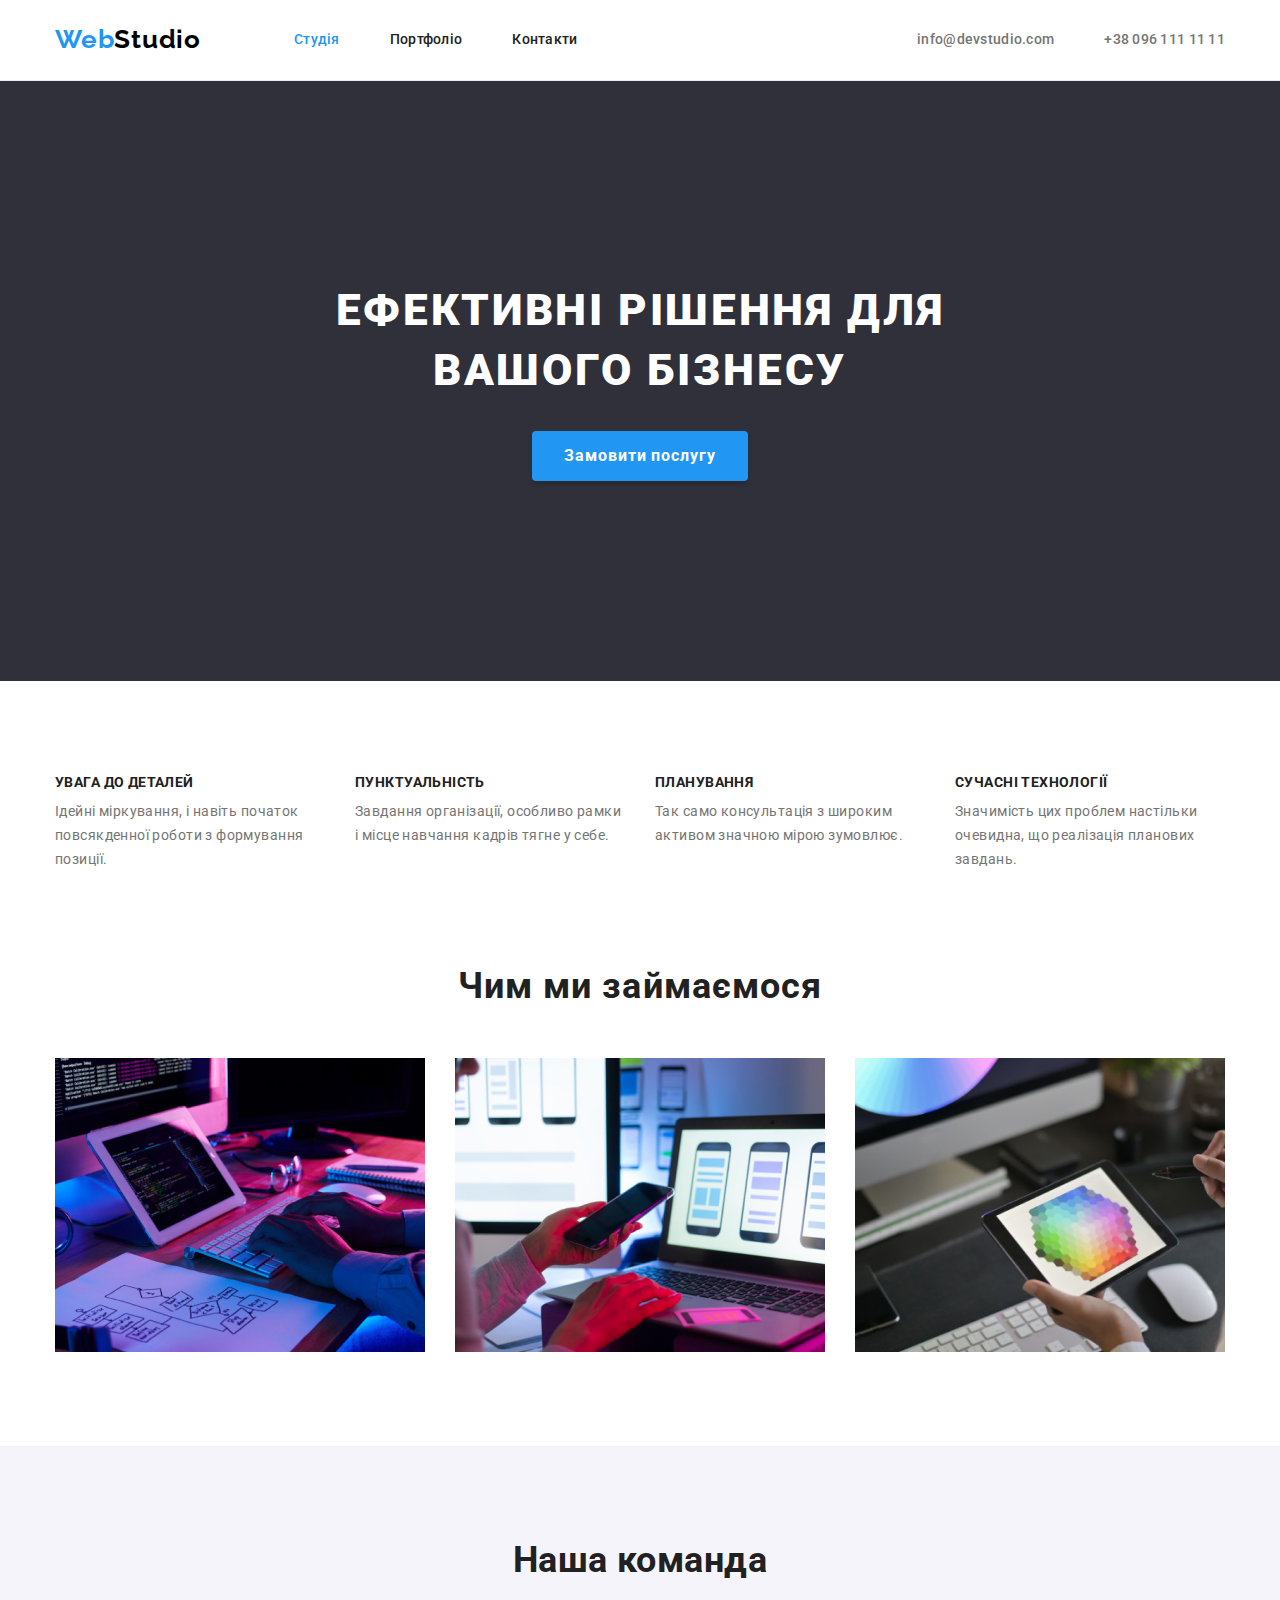
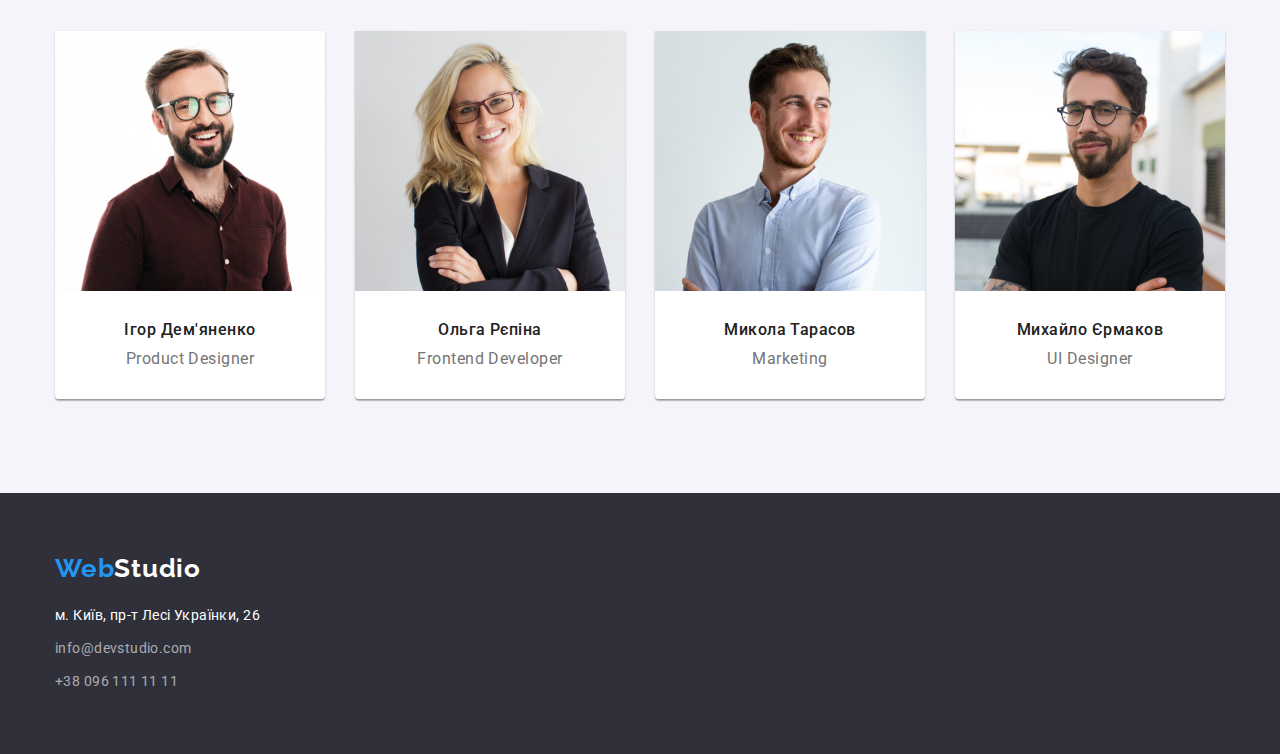
<file: index.html>
<!DOCTYPE html>
<html lang="uk">
  <head>
    <meta charset="UTF-8" />
    <meta http-equiv="X-UA-Compatible" content="IE=edge" />
    <meta name="viewport" content="width=device-width, initial-scale=1.0" />
    <title>Студія</title>
    <link rel="preconnect" href="https://fonts.googleapis.com" />
    <link rel="preconnect" href="https://fonts.gstatic.com" crossorigin />
    <link
      href="https://fonts.googleapis.com/css2?family=Oleo+Script&family=Raleway:wght@700&family=Roboto:wght@400;500;700;900&display=swap"
      rel="stylesheet" />
    <link
      rel="stylesheet"
      href="https://cdnjs.cloudflare.com/ajax/libs/modern-normalize/1.1.0/modern-normalize.min.css" />
    <link rel="stylesheet" href="./css/styles.css" />
  </head>
  <body>
    <!-- Шапка -->
    <header class="page-header">
      <div class="container nav-part">
        <a href="./index.html" lang="en" class="logo"
          >Web <span class="logo-part">Studio</span></a
        >
        <nav class="main-nav">
          <ul class="main-nav list">
            <li><a href="./index.html" class="link current">Студія</a></li>
            <li><a href="./portfolio.html" class="link">Портфоліо</a></li>
            <li><a href="./" class="link">Контакти</a></li>
          </ul>
        </nav>
        <ul class="nav-adress">
          <li class="list-item">
            <a href="mailto:info@devstudio.com" class="adress-link"
              >info@devstudio.com</a
            >
          </li>
          <li class="list-item">
            <a href="tel:+380961111111" class="adress-link"
              >+38 096 111 11 11</a
            >
          </li>
        </ul>
      </div>
    </header>
    <!-- Мейн -->
    <main>
      <!-- Герой -->
      <section class="hero">
        <h1 class="hero-title">Ефективні рішення для вашого бізнесу</h1>
        <button type="button" class="buttons">Замовити послугу</button>
      </section>
      <!-- Особливості -->
      <section class="section features">
        <div class="container">
          <h2 class="title hide">Особливості</h2>
          <ul class="features-list">
            <li class="list-items">
              <h3 class="features-title">УВАГА ДО ДЕТАЛЕЙ</h3>
              <p class="features-text">
                Ідейні міркування, і навіть початок повсякденної роботи з
                формування позиції.
              </p>
            </li>
            <li class="list-items">
              <h3 class="features-title">ПУНКТУАЛЬНІСТЬ</h3>
              <p class="features-text">
                Завдання організації, особливо рамки і місце навчання кадрів
                тягне у себе.
              </p>
            </li>
            <li class="list-items">
              <h3 class="features-title">ПЛАНУВАННЯ</h3>
              <p class="features-text">
                Так само консультація з широким активом значною мірою зумовлює.
              </p>
            </li>
            <li class="list-items">
              <h3 class="features-title">СУЧАСНІ ТЕХНОЛОГІЇ</h3>
              <p class="features-text">
                Значимість цих проблем настільки очевидна, що реалізація
                планових завдань.
              </p>
            </li>
          </ul>
        </div>
      </section>
      <!-- Заняття -->
      <section class="section speciality">
        <div class="container">
          <h2 class="title">Чим ми займаємося</h2>
          <ul class="speciality-list">
            <li class="list-items">
              <img
                src="./images/img-1.jpg"
                alt="Робочий простір з клавіатурою та планшетом"
                width="370"
                height="294" />
            </li>
            <li class="list-items">
              <img
                src="./images/img-2.jpg"
                alt="Робочий простір з ноутбуком"
                width="370"
                height="294" />
            </li>
            <li class="list-items">
              <img
                src="./images/img-3.jpg"
                alt="Робочий простір з планшетом"
                width="370"
                height="294" />
            </li>
          </ul>
        </div>
      </section>
      <!-- Команда -->
      <section class="section team">
        <div class="container">
          <h2 class="title">Наша команда</h2>
          <ul class="team-list">
            <li class="card">
              <img
                class="card-img"
                src="./images/photo-1.jpg"
                alt="Хлопець у окулярах"
                width="270"
                height="260" />
              <div class="card-box">
                <h3 class="card-title">Ігор Дем'яненко</h3>
                <p lang="en" class="card-text">Product Designer</p>
              </div>
            </li>
            <li class="card">
              <img
                class="card-img"
                src="./images/photo-2.jpg"
                alt="Дівчина у окулярах"
                width="270"
                height="260" />
              <div class="card-box">
                <h3 class="card-title">Ольга Рєпіна</h3>
                <p lang="en" class="card-text">Frontend Developer</p>
              </div>
            </li>
            <li class="card">
              <img
                class="card-img"
                src="./images/photo-3.jpg"
                alt="Хлопець у окулярах"
                width="270"
                height="260" />
              <div class="card-box">
                <h3 class="card-title">Микола Тарасов</h3>
                <p lang="en" class="card-text">Marketing</p>
              </div>
            </li>
            <li class="card">
              <img
                class="card-img"
                src="./images/photo-4.jpg"
                alt="Хлопець"
                width="270"
                height="260" />
              <div class="card-box">
                <h3 class="card-title">Михайло Єрмаков</h3>
                <p lang="en" class="card-text">UI Designer</p>
              </div>
            </li>
          </ul>
        </div>
      </section>
    </main>
    <!-- Футер -->
    <footer class="footer">
      <div class="container">
        <a href="./index.html" lang="en" class="logo"
          >Web <span class="logo-part">Studio</span></a
        >
        <address class="foot-adress">
          <ul class="list">
            <li class="list-items">
              <a href="https://cutt.ly/y0VWYcR" class="adress-link"
                ><p>м. Київ, пр-т Лесі Українки, 26</p></a
              >
            </li>
            <li class="list-items">
              <a href="mailto:info@devstudio.com" class="foot-link"
                >info@devstudio.com</a
              >
            </li>
            <li class="list-items">
              <a href="tel:+380961111111" class="foot-link"
                >+38 096 111 11 11</a
              >
            </li>
          </ul>
        </address>
      </div>
    </footer>
  </body>
</html>
</file>
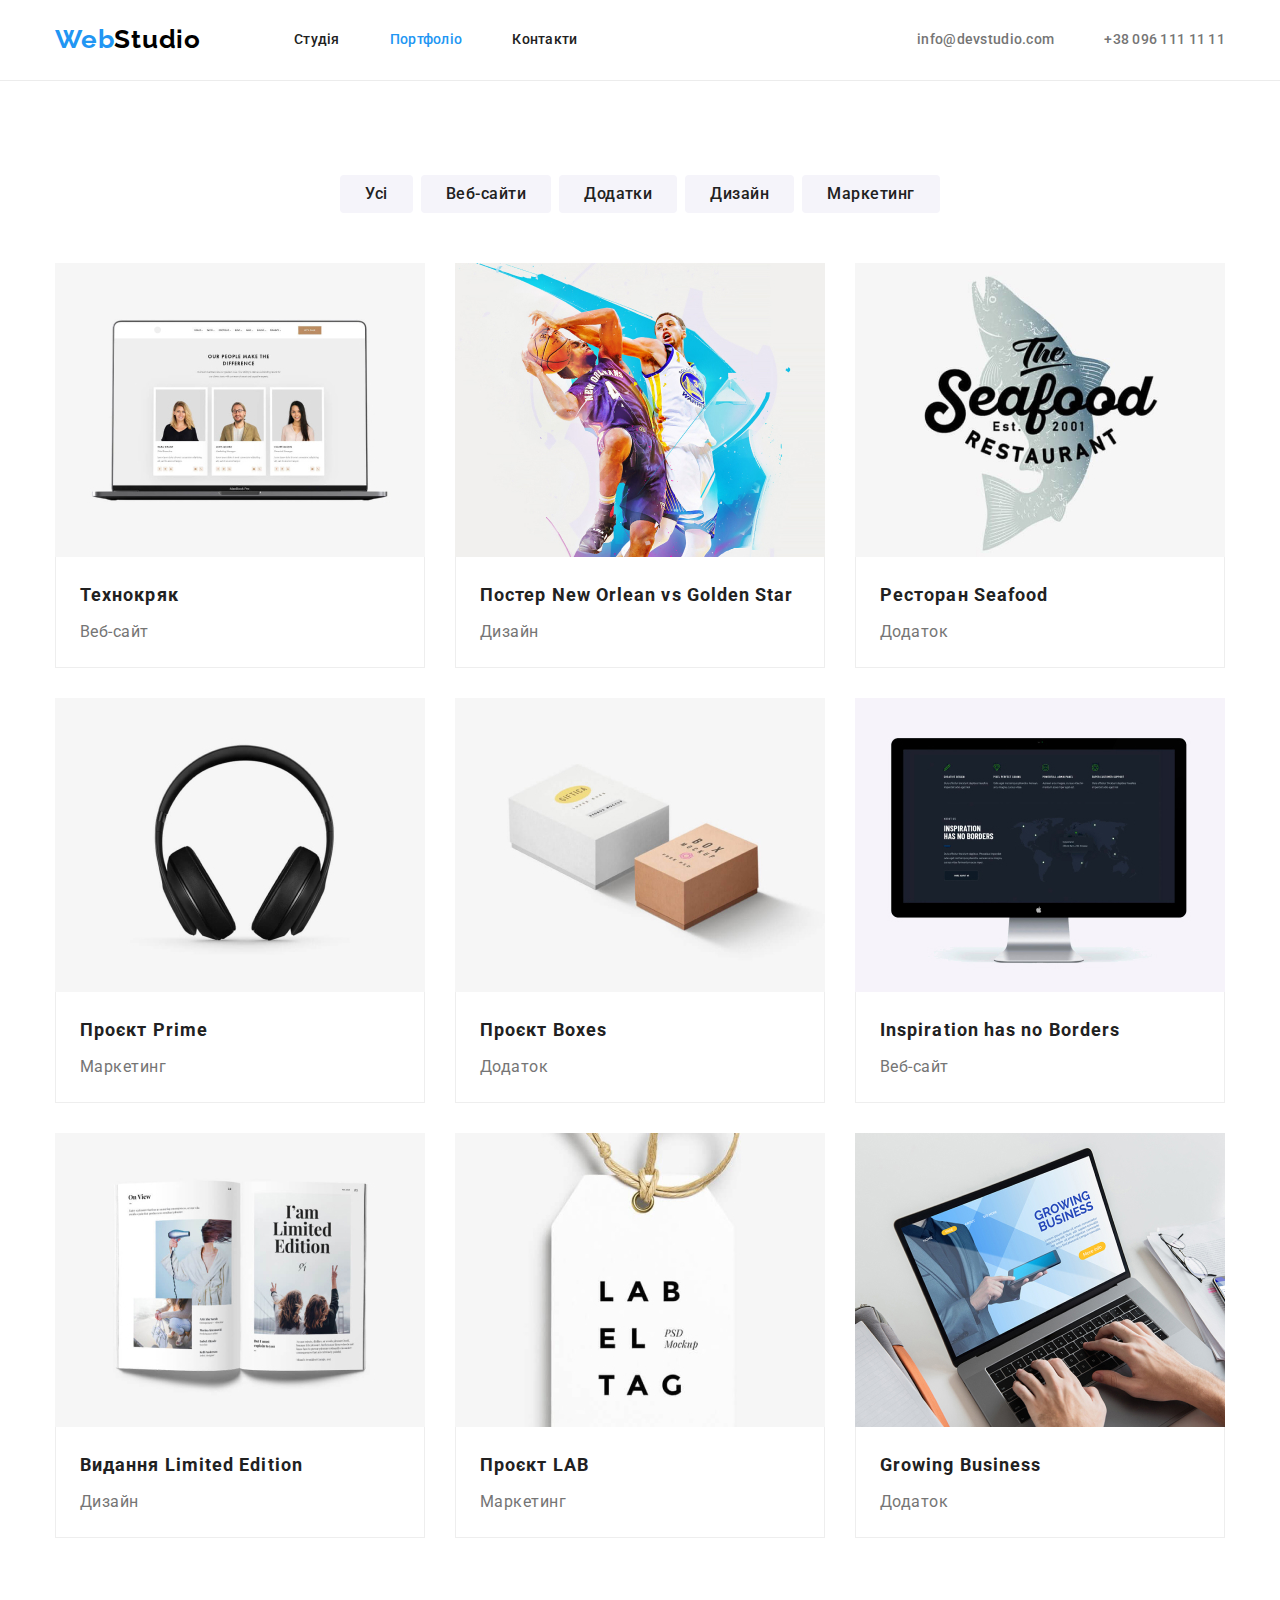
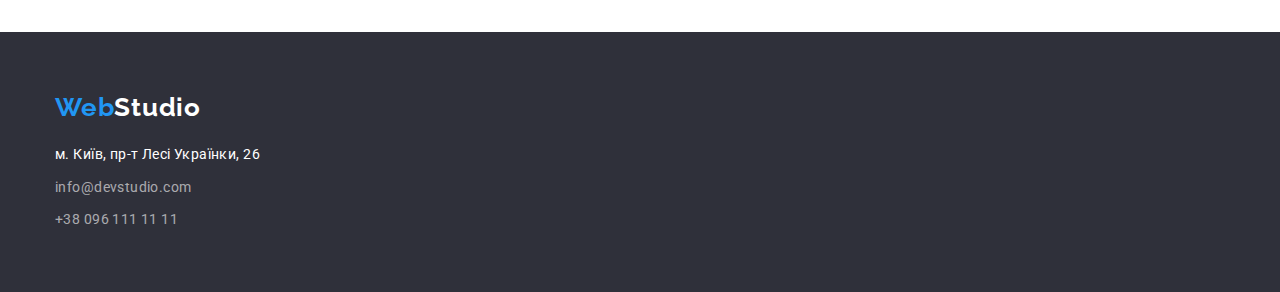
<file: portfolio.html>
<!DOCTYPE html>
<html lang="uk">
  <head>
    <meta charset="UTF-8" />
    <meta http-equiv="X-UA-Compatible" content="IE=edge" />
    <meta name="viewport" content="width=device-width, initial-scale=1.0" />
    <title>Портфоліо</title>
    <link rel="preconnect" href="https://fonts.googleapis.com" />
    <link rel="preconnect" href="https://fonts.gstatic.com" crossorigin />
    <link
      href="https://fonts.googleapis.com/css2?family=Oleo+Script&family=Raleway:wght@700&family=Roboto:wght@400;500;700;900&display=swap"
      rel="stylesheet" />
    <link
      rel="stylesheet"
      href="https://cdnjs.cloudflare.com/ajax/libs/modern-normalize/1.1.0/modern-normalize.min.css" />
    <link rel="stylesheet" href="./css/styles.css" />
  </head>
  <body>
    <!-- Шапка -->
    <header class="page-header">
      <div class="container nav-part">
        <a href="./index.html" lang="en" class="logo"
          >Web <span class="logo-part">Studio</span></a
        >
        <nav class="main-nav">
          <ul class="main-nav list">
            <li><a href="./index.html" class="link">Студія</a></li>
            <li>
              <a href="./portfolio.html" class="link current">Портфоліо</a>
            </li>
            <li><a href="./" class="link">Контакти</a></li>
          </ul>
        </nav>
        <ul class="nav-adress">
          <li class="list-item">
            <a href="mailto:info@devstudio.com" class="adress-link"
              >info@devstudio.com</a
            >
          </li>
          <li class="list-item">
            <a href="tel:+380961111111" class="adress-link"
              >+38 096 111 11 11</a
            >
          </li>
        </ul>
      </div>
    </header>
    <!-- Портфоліо -->
    <main>
      <section class="portfolio section">
        <div class="container">
          <h1 class="title hide">Портфоліо</h1>
          <!-- Фільтри -->
          <ul class="filter-group">
            <li class="filter-items">
              <button type="button" class="buttons filter">Усі</button>
            </li>
            <li class="filter-items">
              <button type="button" class="buttons filter">Веб-сайти</button>
            </li>
            <li class="filter-items">
              <button type="button" class="buttons filter">Додатки</button>
            </li>
            <li class="filter-items">
              <button type="button" class="buttons filter">Дизайн</button>
            </li>
            <li class="filter-items">
              <button type="button" class="buttons filter">Маркетинг</button>
            </li>
          </ul>
          <!-- Картки -->
          <ul class="cards">
            <li class="cards-list">
              <a href=""
                ><img
                  src="./images/port-img-1.jpg"
                  alt="Ноутбук"
                  width="370"
                  height="294" />
                <div class="card-bbox">
                  <h3 class="card-title">Технокряк</h3>
                  <p class="card-text">Веб-сайт</p>
                </div>
              </a>
            </li>
            <li class="cards-list">
              <a href=""
                ><img
                  src="./images/port-img-2.jpg"
                  alt="Два гравця у баскетбол"
                  width="370"
                  height="294" />
                <div class="card-bbox">
                  <h3 class="card-title">Постер New Orlean vs Golden Star</h3>
                  <p class="card-text">Дизайн</p>
                </div>
              </a>
            </li>
            <li class="cards-list">
              <a href=""
                ><img
                  src="./images/port-img-3.jpg"
                  alt="Логотип ресторану"
                  width="370"
                  height="294" />
                <div class="card-bbox">
                  <h3 class="card-title">Ресторан Seafood</h3>
                  <p class="card-text">Додаток</p>
                </div>
              </a>
            </li>
            <li class="cards-list">
              <a href=""
                ><img
                  src="./images/port-img-4.jpg"
                  alt="Навушники"
                  width="370"
                  height="294" />
                <div class="card-bbox">
                  <h3 class="card-title">Проєкт Prime</h3>
                  <p class="card-text">Маркетинг</p>
                </div>
              </a>
            </li>
            <li class="cards-list">
              <a href=""
                ><img
                  src="./images/port-img-5.jpg"
                  alt="Дві коробки"
                  width="370"
                  height="294" />
                <div class="card-bbox">
                  <h3 class="card-title">Проєкт Boxes</h3>
                  <p class="card-text">Додаток</p>
                </div>
              </a>
            </li>
            <li class="cards-list">
              <a href=""
                ><img
                  src="./images/port-img-6.jpg"
                  alt="Монітор"
                  width="370"
                  height="294" />
                <div class="card-bbox">
                  <h3 class="card-title">Inspiration has no Borders</h3>
                  <p class="card-text">Веб-сайт</p>
                </div>
              </a>
            </li>
            <li class="cards-list">
              <a href=""
                ><img
                  src="./images/port-img-7.jpg"
                  alt="Книга"
                  width="370"
                  height="294" />
                <div class="card-bbox">
                  <h3 class="card-title">Видання Limited Edition</h3>
                  <p class="card-text">Дизайн</p>
                </div>
              </a>
            </li>
            <li class="cards-list">
              <a href=""
                ><img
                  src="./images/port-img-8.jpg"
                  alt="Бірка"
                  width="370"
                  height="294" />
                <div class="card-bbox">
                  <h3 class="card-title">Проєкт LAB</h3>
                  <p class="card-text">Маркетинг</p>
                </div>
              </a>
            </li>
            <li class="cards-list">
              <a href=""
                ><img
                  src="./images/port-img-9.jpg"
                  alt="Робочий простір з ноутбуком"
                  width="370"
                  height="294" />
                <div class="card-bbox">
                  <h3 class="card-title">Growing Business</h3>
                  <p class="card-text">Додаток</p>
                </div>
              </a>
            </li>
          </ul>
        </div>
      </section>
    </main>
    <!-- Футер -->
    <footer class="footer">
      <div class="container">
        <a href="./index.html" lang="en" class="logo"
          >Web <span class="logo-part">Studio</span></a
        >
        <address class="foot-adress">
          <ul class="list">
            <li class="list-items">
              <a href="https://cutt.ly/y0VWYcR" class="adress-link"
                ><p>м. Київ, пр-т Лесі Українки, 26</p></a
              >
            </li>
            <li class="list-items">
              <a href="mailto:info@devstudio.com" class="foot-link"
                >info@devstudio.com</a
              >
            </li>
            <li class="list-items">
              <a href="tel:+380961111111" class="foot-link"
                >+38 096 111 11 11</a
              >
            </li>
          </ul>
        </address>
      </div>
    </footer>
  </body>
</html>
</file>
<file: css/styles.css>
:root{
    --acsent-color: #2196F3;
    --main-bg-color: #FFFFFF;
    --buttons-bg: #F5F4FA;
    --bg-dark-color: #2F303A;
    --bg-grey-color: #F5F4FA;
    --main-color: #212121;
    --second-color: #757575;
    --white-color: #FFFFFF;
    --footer-alfa-color: rgba(255, 255, 255, 0.6);
}
img{
    display: block;
}
ul, p, li{
    list-style-type: none;
    margin-top: 0;
    margin-bottom: 0;
    padding: 0;
}
a {
    text-decoration: none;
}
.title.hide{
    display: none;
}
body{
    background: var(--main-bg-color);
    color: var(--main-color);
    font-family: Roboto, sans-serif;
    font-size: 14px;
    line-height: 1.7;
    letter-spacing: 0.03em;
}
.buttons{
    font-family: inherit;
    background: var(--acsent-color);
    border: none;
    color: var(--white-color);
    cursor: pointer;
    letter-spacing: 0.06em;
    line-height: 1.87;
    font-size: 16px;
    font-weight: 700;

    border-radius: 4px;
    padding: 10px 32px;
}
.buttons:hover,
.buttons:focus{
    background: #188CE8;
    color: var(--white-color);
}
.buttons.filter{
    background: var(--buttons-bg);
    border: none;
    color: var(--main-color);
    letter-spacing: 0.03em;
    line-height: 1.62;
    font-weight: 500;

    padding: 6px 22px;
}
.buttons.filter:first-child{
    padding-right: 25px;
    padding-left: 25px;
}
.buttons.filter:hover,
.buttons.filter:focus{
    background: var(--acsent-color);
    border: none;
    color: var(--white-color);
    box-shadow: 0px 3px 1px rgba(0, 0, 0, 0.1), 0px 1px 2px rgba(0, 0, 0, 0.08), 0px 2px 2px rgba(0, 0, 0, 0.12);
}
.container{
    margin-left: auto;
    margin-right: auto;
    width: 1200px;
    padding-left: 15px;
    padding-right: 15px;
}
.section{
    padding-top: 94px;
    padding-bottom: 94px;
}
/* Шапка */
.page-header{
    background: var(--white-color);
    letter-spacing: 0.02em;
    line-height: 1.14;

    border-bottom: 1px solid #ECECEC;;
    margin: 0;
}

.page-header .container{
    display: flex;
}
.page-header .logo{
    font-family: Raleway, sans-serif;
    color: var(--acsent-color);
    font-size: 26px;
    font-weight: 700;
    letter-spacing: 0.03em;
    line-height: 1.2;
    text-decoration: none;

    display: flex;
}
.page-header .logo-part{
    color: #000000; 
    
    margin-right: 93px;
}
.nav-part{
    display: flex;
    align-items: center;
}
.main-nav.list > li:not(:last-child){
    margin-left: 0;
    margin-right: 50px;
}
.main-nav.list > li{
    display: block;
}
.main-nav.list{
    display: flex;
}
.main-nav{
    margin-right: auto;
}
.main-nav .link{
    color: var(--main-color);
    font-weight: 500;

    display: block;
    padding-top: 32px;
    padding-bottom: 32px;
}
.main-nav .link:hover,
.main-nav .link:focus{
    color: var(--acsent-color);
}
.link.current{
    color: var(--acsent-color);
}
.nav-adress{
    display:flex;
}
.nav-adress > li:not(:last-child){
    margin-left: 0;
    margin-right: 50px;
}
.nav-adress .adress-link{
    color: var(--second-color);
    font-weight: 500;
}

.nav-adress .adress-link:hover,
.nav-adress .adress-link:focus{
    color: var(--acsent-color)
}
/* Герой */
.hero{
    background: var(--bg-dark-color);
    text-align: center;
    padding-top: 200px;
    padding-bottom: 200px;
    padding-left: auto;
    padding-right: auto;
}
.hero .buttons{
    letter-spacing: 0.06em;
    line-height: 1.87;

    box-shadow: 0px 4px 4px rgba(0, 0, 0, 0.15);
}
.hero .hero-title{
    color: var(--white-color);
    text-transform: uppercase;
    font-size: 44px;
    line-height: 1.36;
    letter-spacing: 0.06em;
    font-weight: 900;
    
    margin-left: auto;
    margin-right: auto;
    margin-top: 0;
    margin-bottom: 30px;
    width: 696px;
}
/* Особливості */
.features-list{
    display: flex;
    justify-content: center;
}
.features-list .list-items{
    width: 270px;
    margin-left: 0;
    margin-right: 30px;
}
.features-list .list-items:last-child{
    margin-right: 0;
}
.features-title{
    text-transform: uppercase;
    font-size: inherit;
    line-height: 1.14;
    letter-spacing: 0.03em;

    margin-top: 0;
    margin-bottom: 10px;
}
.features .features-text{
    color: var(--second-color);
    margin-top: 0;
    margin-bottom: 0;
}
/* Заняття */
.speciality{
    padding-top: 0;
}
.speciality-list{
    display: flex;
    justify-content: center;
}
.speciality-list .list-items:not(:last-child){
    margin-left: 0;
    margin-right: 30px;
}
.speciality .title{
    font-size: 36px;
    text-align: center;
    line-height: 1.16;
    letter-spacing: 0.03em;

    margin-top: 0;
    margin-bottom: 50px;
}
/* Команда */
body .team{
    background: var(--bg-grey-color);
}
.team-list{
    display: flex;
    justify-content: center;
}
.team .title{
    text-align: center;
    font-size: 36px;
    line-height: 1.16;

    margin-top: 0;
    margin-bottom: 50px;
}

.card{
    font-size: 16px;
    line-height: 1.18;
    text-align: center;

    margin-left: 0;
    margin-right: 30px;
    border-radius: 0px 0px 4px 4px;
    box-shadow: 0px 1px 3px rgba(0, 0, 0, 0.12), 0px 1px 1px rgba(0, 0, 0, 0.14), 0px 2px 1px rgba(0, 0, 0, 0.2);
}
.card:last-child{
    margin-right: 0;
}
.card .card-title{
    font-size: inherit;
    font-weight: 500;
    letter-spacing: 0.03em;

    margin-top: 0;
    margin-bottom: 10px;
}
.card .card-text{
    color: var(--second-color);
    letter-spacing: 0.03em;
}
.card .card-box{
    background-color: var(--main-bg-color);
    padding-top: 30px;
    padding-bottom: 30px;
    border-radius: 0px 0px 4px 4px;
}
/* Футер */
.footer .logo{
    font-family: Raleway, sans-serif;
    color: var(--acsent-color);
    font-size: 26px;
    line-height: 1.2;
    letter-spacing: 0.03em;
    font-weight: 700;

    display: flex;
    margin-bottom: 20px;
}
.footer .logo-part{
        color: var(--white-color);
}
.footer{
    background: var(--bg-dark-color);

    padding-top: 60px;
    padding-bottom: 60px;
}
.foot-adress .adress-link{
    color: var(--white-color);
    font-style: normal;
}
.list .list-items:not(:last-child){
    display: block;
    margin-top: 0;
    margin-bottom: 9px;
}
.foot-link{
    font-style: normal;
    color: var(--footer-alfa-color);
}
.footer .foot-link:hover,
.footer .foot-link:focus{
    color: var(--acsent-color)
}
/*            Портфоліо          */
/* Фільтри */
.filter-group{
    display: flex;
    justify-content: center;

    margin-bottom: 50px;
}
.filter-group .filter-items:not(:last-child){
    margin-left: 0;
    margin-right: 8px;
}
/* Картки */
.cards{
    display: flex;
    flex-wrap: wrap;
    justify-content: center;
    gap: 30px;
    padding: 0;
}
.cards-list .card-title{
    color: var(--main-color);
    font-size: 18px;
    line-height: 2;
    letter-spacing: 0.06em;
}
.cards-list .card-text{
    color: var(--second-color);
    font-size: 16px;
    letter-spacing: 0.03em;
    line-height: 1.87;
}
.card-bbox{
    border: 1px solid #EEEEEE;
    border-top: none;
    padding: 20px 24px;
}
.card-bbox > h3{
    margin: 0;
    margin-bottom: 4px;
}
</file>
